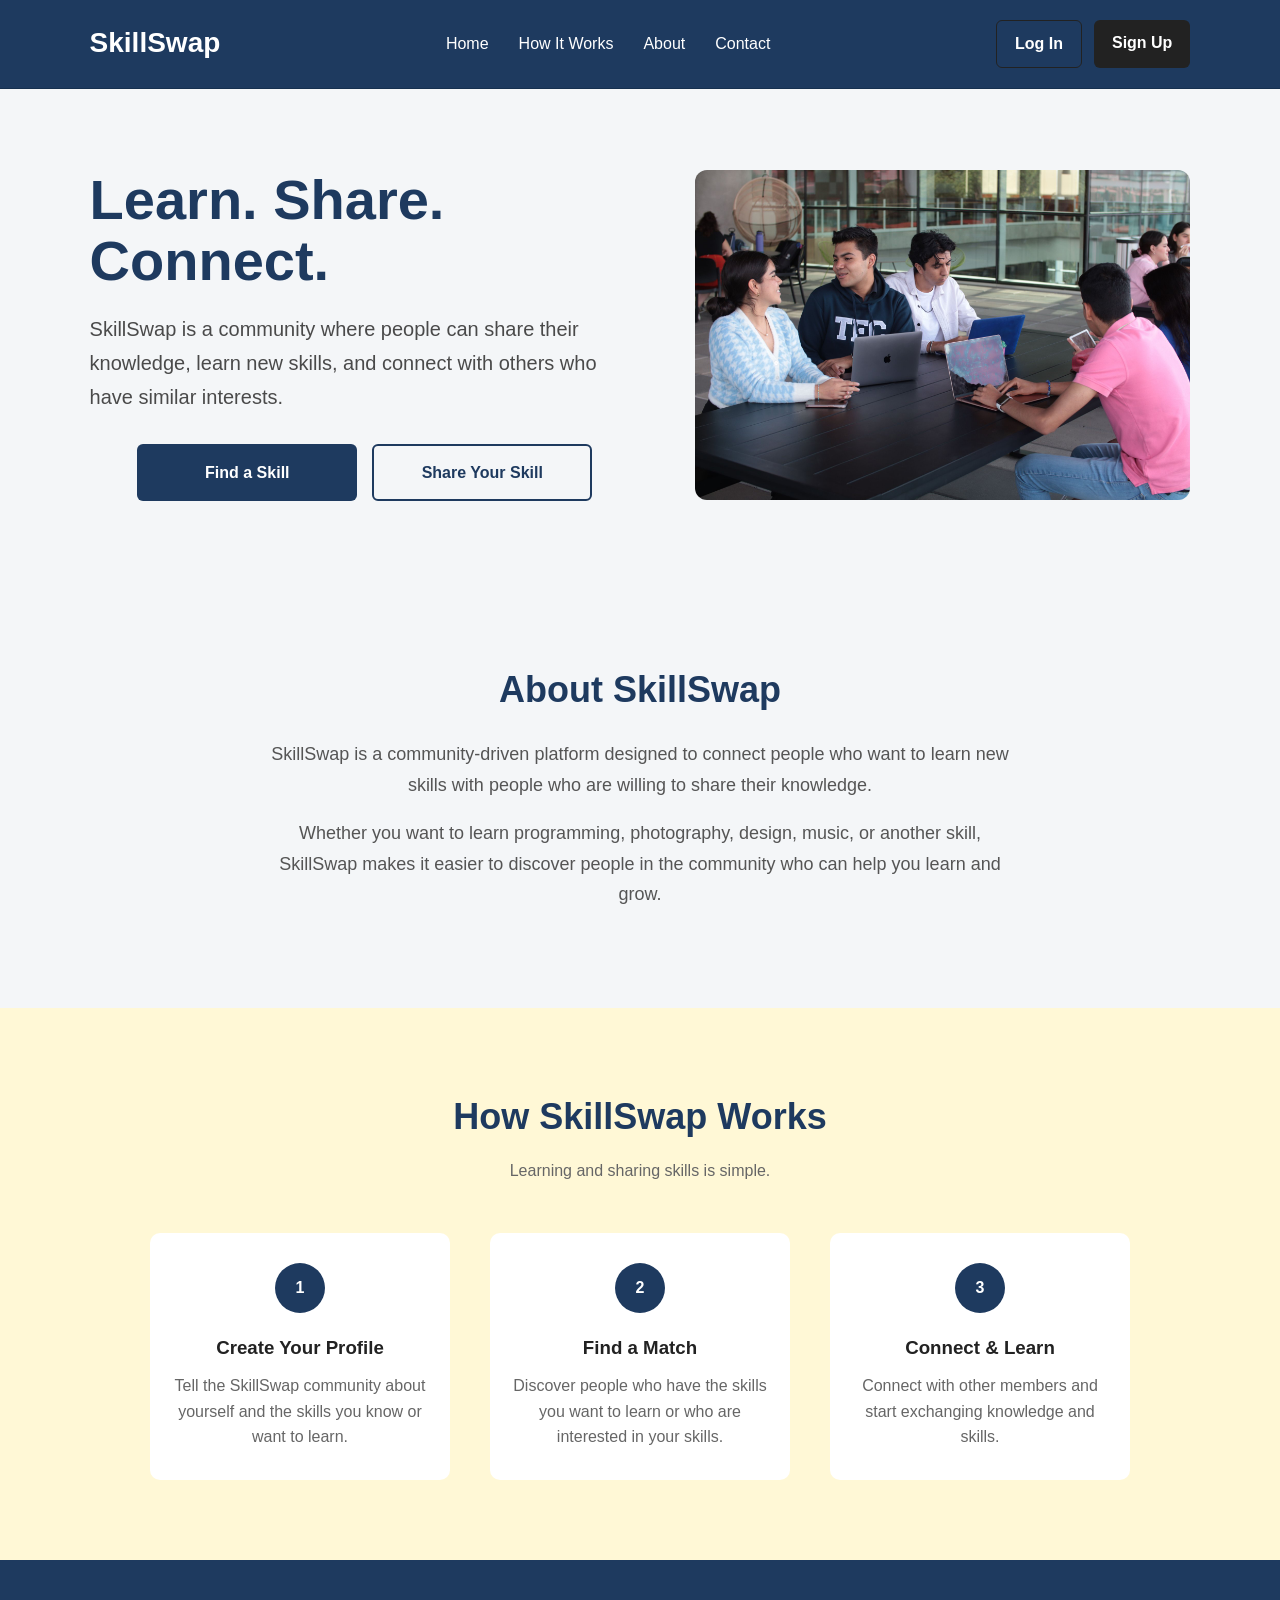
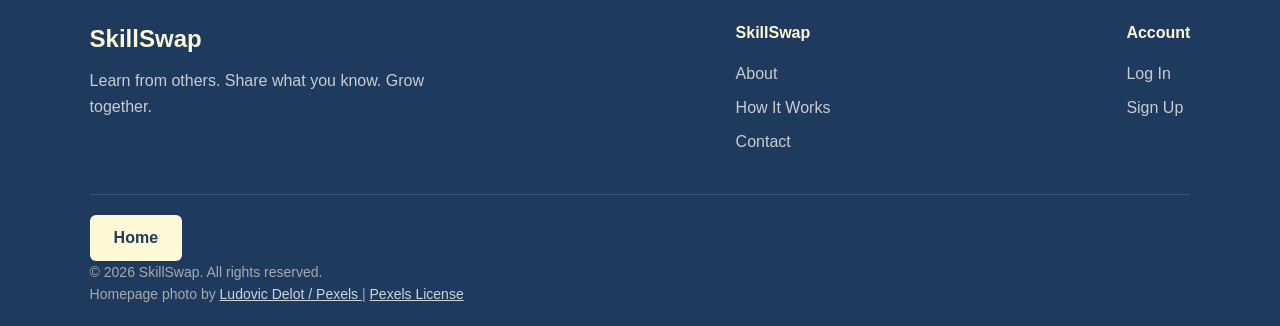
<file: index.html>
<!DOCTYPE html>
<html lang="en">

<head>
    <meta charset="UTF-8">
    <meta name="viewport" content="width=device-width, initial-scale=1.0">

    <title>SkillSwap | Learn. Share. Connect.</title>

    <link rel="stylesheet" href="css/style.css">

    <!-- SkillSwap browser tab icon -->
    <link rel="icon" type="image/svg+xml" href="images/favicon.svg">

</head>

<body>

    <!-- ===============================
         Navigation Bar
         =============================== -->

    <header>
        <nav class="navbar">

            <div class="logo">
                <a href="index.html" id="navbar-user-name">SkillSwap</a>
            </div>

            <ul class="nav-links">
                <li>
                    <a href="#home" id="nav-home-button">Home</a>
                </li>

                <li id="dashboard-nav" hidden>
                    <a href="#user-dashboard">Dashboard</a>
                </li>

                <li id="browse-skills-nav" hidden>
                    <a href="#browse-skills">Browse Skills</a>
                </li>

                <li>
                    <a href="#how-it-works">How It Works</a>
                </li>

                <li>
                    <a href="#about">About</a>
                </li>

                <li>
                    <a href="contact.html">Contact</a>
                </li>
            </ul>

            <button
                type="button"
                id="notification-bell"
                aria-label="View notifications"
                hidden
            >
                🔔
                <span id="notification-count" class="notification-count" hidden>0</span>
            </button>

            <div class="nav-buttons">
                <a href="#" class="login-button" id="login-button">Log In</a>
                <a href="#" class="signup-button" id="signup-button">Sign Up</a>
                <a href="#" class="login-button" id="logout-button" hidden>Log Out</a>
            </div>

        </nav>
    </header>


    <!-- ===============================
         Main Content
         =============================== -->

    <main>

    <!-- ===============================
     Hero Section
     ================================ -->

<section id="home" class="hero">

    <div class="hero-content">

        <h1>Learn. Share. Connect.</h1>

        <p>
            SkillSwap is a community where people can share
            their knowledge, learn new skills, and connect
            with others who have similar interests.
        </p>

        <div class="hero-buttons">

            <a href="#" class="primary-button" id="find-skill-button">
                Find a Skill
            </a>

            <a href="#" class="secondary-button" id="share-skill-button">
                Share Your Skill
            </a>

        </div>

    </div>

    <div class="hero-image">
    <img
        src="images/skill-sharing.jpg"
        alt="Students collaborating and sharing knowledge"
    >
</div>

</section>  <!-- closes hero section -->

<!-- ===============================
         Sign Up Form
         =============================== -->

<section id="signup-section" class="signup-section">

    <div class="signup-form">

        <h2>Create Your Account</h2>

        <p>
            Join SkillSwap and start learning and sharing skills 
            with the community.
        </p>

    <input
        type="text"
        id="signup-name"
        placeholder="Full name"
        aria-label="Full name"
    >

    <input
        type="email"
        id="signup-email"
        placeholder="Email address"
        aria-label="Email address"
    >

    <input
        type="password"
        id="signup-password"
        placeholder="Password"
        aria-label="Password"
    >

    <button id="create-account-button">
        Create Account
    </button>
    
    <div id="signup-result"></div>
    
    <button type="button" id="go-to-login-button" hidden>
        Go to Log In
    </button>
    
</div>
</section>

<!-- ===============================
     Log In Form
     ================================ -->

<section id="login-section" class="login-section">

        <div class="login-form">

            <h2>Welcome Back</h2>

            <p>
                Log in to your SkillSwap account.
            </p>

            <input
                type="email"
                id="login-email"
                aria-label="Email address"
                placeholder="Email address"
            >

            <input
                type="password"
                id="login-password"
                aria-label="Password"
                placeholder="Password"
            >

            <button id="login-submit-button">
                Log In
            </button>

            <div id="login-result"></div>

        </div>
    
</section>

<!-- ===============================
     User Dashboard
     ================================ -->

<section id="user-dashboard" class="user-dashboard">

        <div class="dashboard-content">

            <h2>My Dashboard</h2>

            <p>
                Manage your SkillSwap profile, skills, and connections.
            </p>

            <div class="dashboard-cards">

                <div class="dashboard-card" id="profile-card">

                <h3>My Profile</h3>

                <p>
                    View and manage your SkillSwap profile information.
                </p>

            </div>

            <div class="dashboard-card" id="my-connections-card">

                <h3>My Connections</h3>

                <p>
                    View and manage the people you have connected with on SkillSwap.
                </p>

            </div>

            <div class="dashboard-card" id="my-skills-card">

                <h3>My Skills</h3>

                <p>
                    View the skills you can teach and the skills you want to learn.
                </p>

            </div>

        </div> <!-- closes dashboard-cards --> 

        <!-- Dashboard Quick Actions -->
        <div class="dashboard-actions">

            <h3>What would you like to do today?</h3>

            <p>
                Discover new skills or share your knowledge with other students.
            </p>

            <div class="dashboard-action-buttons">
                <button type="button" id="dashboard-find-skill">
                    Find a Skill
                </button>

            <button type="button" id="dashboard-share-skill">
                Share Your Skill
            </button>
        </div>

    </div>
        
        <!-- Dashboard Form Area -->
        <div class="dashboard-form-area">

            <!-- Find a Skill Form -->

        <div id="skill-search" class="skill-search" hidden>

            <h2>Find Your Skill</h2>

            <input
                type="text"
                id="skill-input"
                placeholder="Enter a skill"
                aria-label="Search for a skill"
            >

            <button id="search-button">
                Search
            </button>

            <button id="clear-search-button">
                Clear
            </button>

            <div id="search-result"></div>

            <div id="match-result"></div>

            <div id="profile-result"></div>

        </div>
        <!-- Share Your Skill Form -->

        <div id="share-skill-form" class="share-skill-form">

            <h2>Share Your Skill</h2>

            <input
                type="text"
                id="name-input"
                placeholder="Your name"
                aria-label="Your name"
            >

            <input
                type="text"
                id="skill-share-input"
                placeholder="Skill you can teach"
                aria-label="Skill you can teach"
            >

           <textarea
                id="bio-input"
                placeholder="Tell us about yourself"
                maxlength="200"
                aria-label="Your biography"
            ></textarea>

            <p id="bio-counter">0 /200 characters</p>

            <button id="submit-skill-button">
                Share Skill
            </button>

            <button type="button" id="clear-share-skill-button">
                Clear
            </button>

            <div id="share-result"></div>

        </div>

    </div>

        <div id="dashboard-profile" class="dashboard-profile"></div>

    </div>

</section>


    <!-- ===============================
         Browse Skills Section
         =============================== -->

         <section id="browse-skills" class="browse-skills" hidden>

            <h2>Browse Skills</h2>

            <p>
                Explore skills shared by members of the SkillSwap community.
            </p>

            <!-- Browse Skills Search -->
            <div class="browse-skills-search">
                <label for="browse-skills-search">
                    Search available skills
                </label>

                <input
                    type="search"
                    id="browse-skills-search"
                    placeholder="Search available skills..."
                    autocomplete="off"
                >
            </div>

            <p id="skills-result-count" aria-live="polite"></p>

            <div id="skills-container" class="skills-container">

            </div>

            <!-- Browse Skills Pagination -->
            <div class="skills-pagination" id="skills-pagination">

                <button type="button" id="skills-prev-btn" disabled>
                    Previous
                </button>

                <span id="skills-page-info" aria-live="polite">
                    Page 1 of 1
                </span>

                <button type="button" id="skills-next-btn" disabled>
                    Next
                </button>

            </div>

         </section>

    <!-- ===============================
         About Section
    ==================================== -->

    <section id="about" class="about">

        <div class="about-content">

            <h2>About SkillSwap</h2>

            <p>
                SkillSwap is a community-driven platform designed to connect
                people who want to learn new skills with people who are willing 
                to share their knowledge.
            </p>

            <p>
                Whether you want to learn programming, photography, design,
                music, or another skill, SkillSwap makes it easier to discover 
                people in the community who can help you learn and grow.
            </p>
        </div>
    </section>

    <!-- ===============================
         How It Works Section 
         =============================== -->

        <section id="how-it-works" class="how-it-works">

            <div class="section-heading">

                <h2>How SkillSwap Works</h2>

                <p>
                    Learning and sharing skills is simple.
                </p>

            </div>


            <div class="steps">

    <!-- ===============================
         Step 1 
         =============================== -->

                <div class="step">

                    <div class="step-number">
                        1
                    </div>

                    <h3>Create Your Profile</h3>

                    <p>
                        Tell the SkillSwap community about yourself
                        and the skills you know or want to learn.
                    </p>

                </div>


    <!-- =============================== 
         Step 2
         =============================== -->

                <div class="step">

                    <div class="step-number">
                        2
                    </div>

                    <h3>Find a Match</h3>

                    <p>
                        Discover people who have the skills you want
                        to learn or who are interested in your skills.
                    </p>

                </div>


    <!-- ===============================
         Step 3 
         =============================== -->

                <div class="step">

                    <div class="step-number">
                        3
                    </div>

                    <h3>Connect & Learn</h3>

                    <p>
                        Connect with other members and start
                        exchanging knowledge and skills.
                    </p>

                </div>

            </div>

        </section>


    <!-- =============================== 
         Skill Match Section 
         ===============================-->

        <section id="skill-match" class="skill-match" hidden>

            <div class="match-content">

                <h2>Find Your Skill Match</h2>

                <p>
                    SkillSwap helps you discover people based on
                    the skills you want to learn and the skills
                    you can share.
                </p>

                <a href="#" class="primary-button" id="explore-matches-button">
                    Explore Skill Matches
                </a>

            </div>

        </section>

    </main>


    <!-- ===============================
         Footer
         =============================== -->

    <footer>

        <div class="footer-content">

    <!-- ===============================
         Footer Brand 
         =============================== -->

            <div class="footer-brand">

                <h3>SkillSwap</h3>

                <p>
                    Learn from others. Share what you know.
                    Grow together.
                </p>

            </div>


    <!-- ===============================
         SkillSwap Links 
         =============================== -->

            <div class="footer-links">

                <h4>SkillSwap</h4>

                <a href="#about">About</a>
                <a href="#how-it-works">How It Works</a>
                <a href="#browse-skills" id="footer-browse-skills" hidden>Browse Skills</a>
                <a href="contact.html">Contact</a>
            </div>


    <!-- ===============================
         Account Links 
         =============================== -->

            <div class="footer-links">

                <h4>Account</h4>

                <a href="#" id="footer-login-button">Log In</a>
                <a href="#" id=footer-signup-button>Sign Up</a>
                <a href="#" id="footer-logout-button" hidden>Log Out</a>

            </div>

        </div>


        <div class="footer-bottom">

            <a href="#" id="footer-home-button">Home</a>
            
            <p>&copy; 2026 SkillSwap. All rights reserved.</p>

            <p class="photo-credit">
                Homepage photo by
                <a href="https://www.pexels.com/photo/colleagues-sitting-with-laptops-by-table-at-office-16420344/"
                   target="_blank"
                   rel="noopener noreferrer">
                    Ludovic Delot / Pexels
                </a>
                 | 
                <a href="https://www.pexels.com/license/"
                target="_blank"
                rel="noopener noreferrer">
                    Pexels License
                </a>
            </p>

        </div>

    </footer>

<script src="js/script.js"></script>

</body>

</html>
</file>
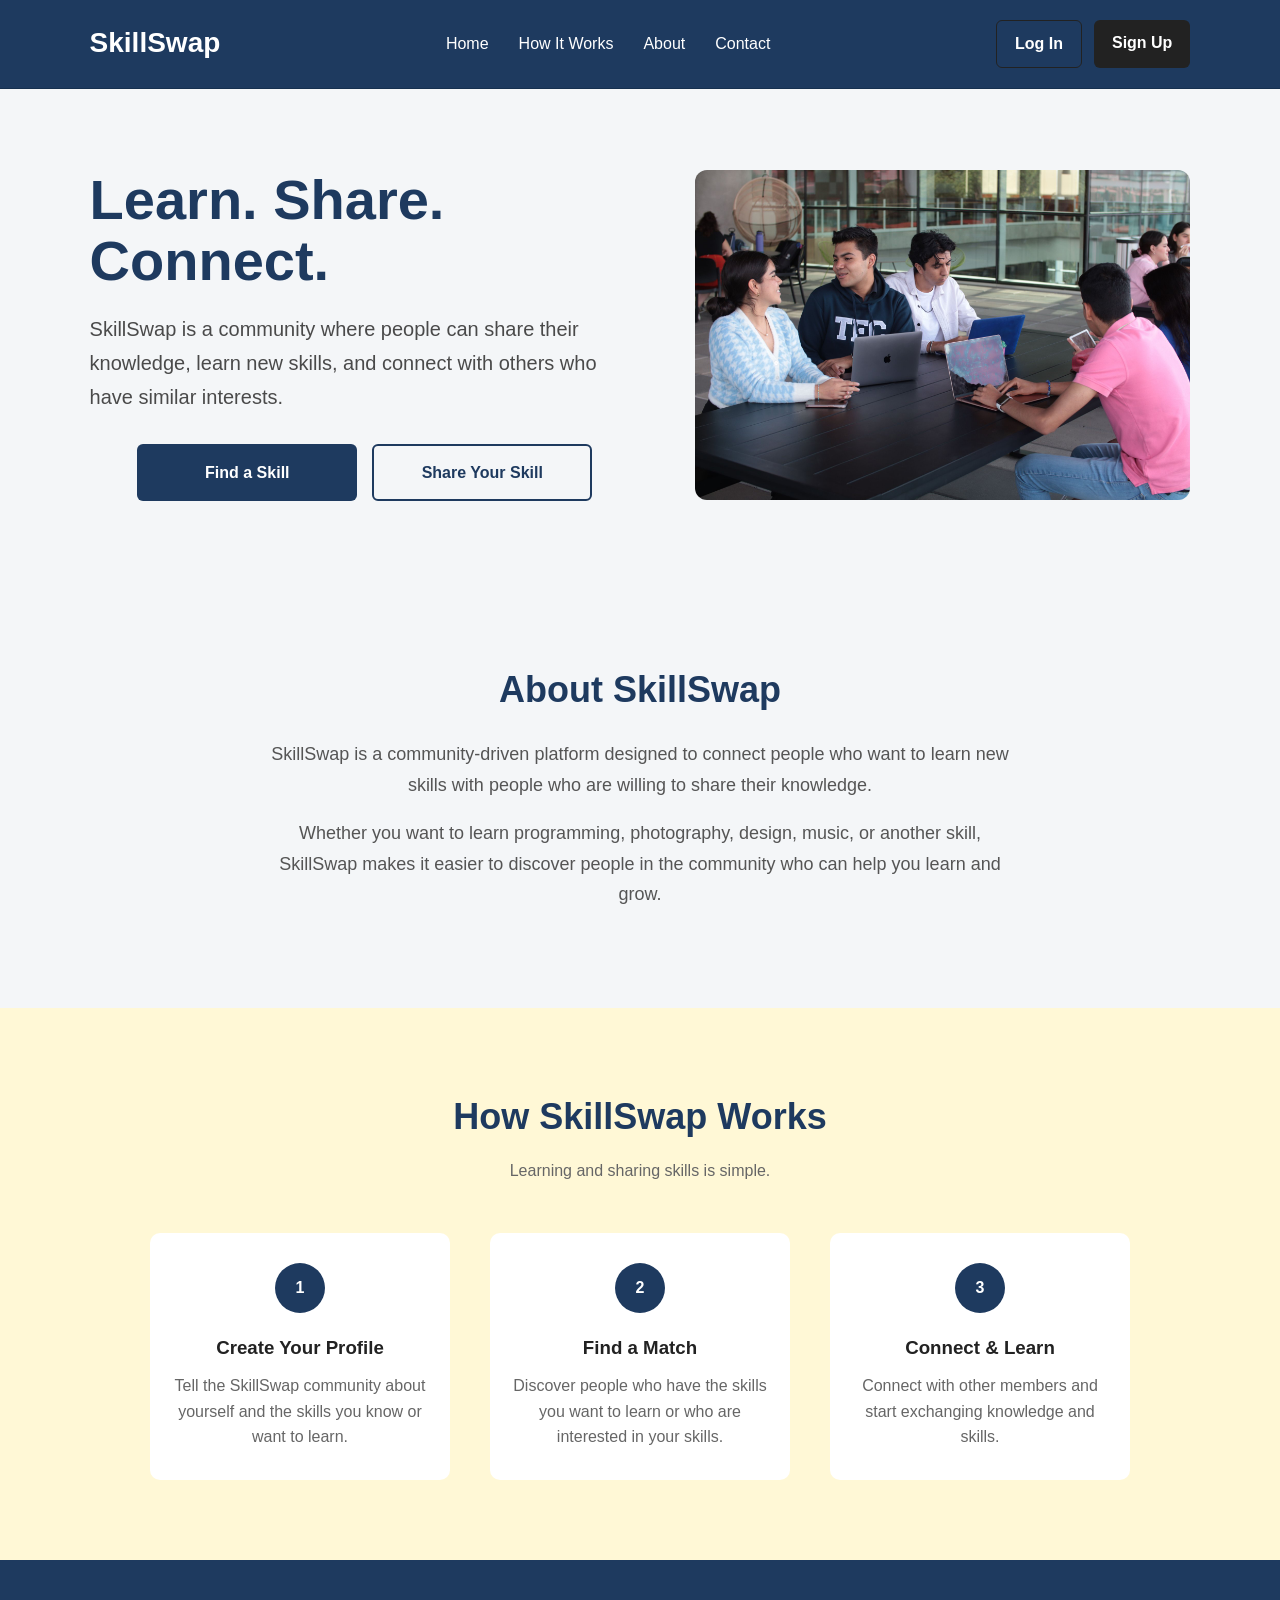
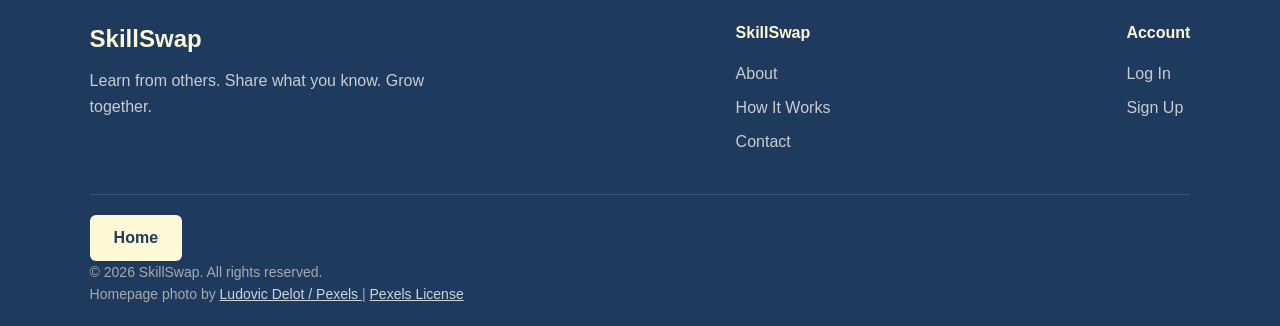
<file: connections.html>
<!DOCTYPE html>
<html lang="en">

<head>
    <meta charset="UTF-8">
    <meta name="viewport" content="width=device-width, initial-scale=1.0">

    <title>My Connections | SkillSwap</title>

    <link rel="stylesheet" href="css/style.css">
    
    <!-- SkillSwap browser tab icon -->
    <link rel="icon" type="image/svg+xml" href="images/favicon.svg">

</head>

<body>

    <main>
        <section class="user-dashboard profile-page">
            <div class="dashboard-content">

                <a href="index.html#user-dashboard" class="back-dashboard-link">
                    ← Back to Dashboard
                </a>

                <h1>My Connections</h1>

                <p>
                    View and manage your SkillSwap connections.
                </p>

                <div id="dashboard-connections" class="dashboard-profile"></div>

            </div>
        </section>
    </main>

    <script src="js/connections.js"></script>

</body>

</html>
</file>
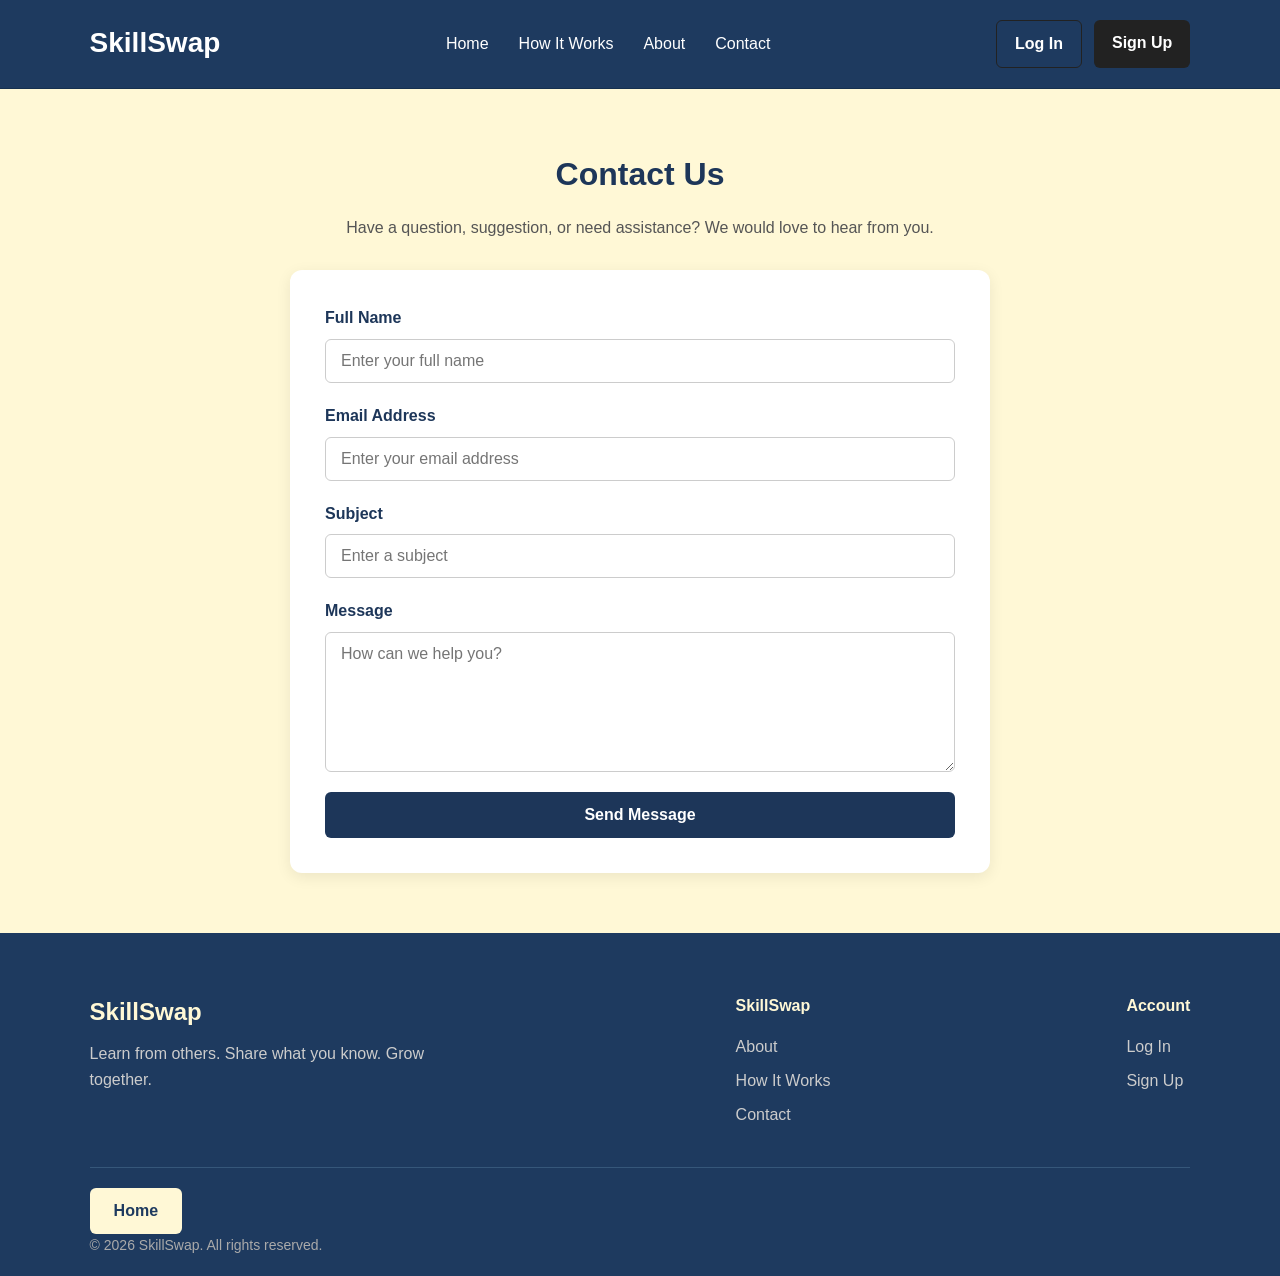
<file: contact.html>
<!DOCTYPE html>
<html lang="en">

<head>
    <meta charset="UTF-8">
    <meta name="viewport" content="width=device-width, initial-scale=1.0">

    <title>Contact Us | SkillSwap</title>

    <link rel="stylesheet" href="css/style.css">
    
    <!-- SkillSwap browser tab icon -->
    <link rel="icon" type="image/svg+xml" href="images/favicon.svg">

</head>

<body>

    <!-- ===============================
     Navigation Bar
     =============================== -->

<header>
    <nav class="navbar">

        <div class="logo">
            <a href="index.html" id="navbar-user-name">SkillSwap</a>
        </div>

        <ul class="nav-links">

            <li>
                <a href="index.html#home">Home</a>
            </li>

            <li id="dashboard-nav" hidden>
                <a href="index.html#user-dashboard">Dashboard</a>
            </li>

            <li id="browse-skills-nav" hidden>
                <a href="index.html#browse-skills">Browse Skills</a>
            </li>

            <li>
                <a href="index.html#how-it-works">How It Works</a>
            </li>

            <li>
                <a href="index.html#about">About</a>
            </li>

            <li>
                <a href="contact.html" aria-current="page">Contact</a>
            </li>

        </ul>

        <!-- Notification Bell -->

        <button
            type="button"
            id="notification-bell"
            aria-label="View notifications"
            hidden
        >
            🔔
            <span
                id="notification-count"
                class="notification-count"
                hidden
            >0</span>
        </button>

        <!-- Account Navigation Buttons -->

        <div class="nav-buttons">

            <a href="index.html#login-section"
            class="login-button"
            id="login-button">Log In</a>

            <a href="index.html#signup-section"
            class="signup-button"
            id="signup-button">Sign Up</a>

            <a href="#"
            class="login-button"
            id="logout-button"
            hidden>Log Out</a>

        </div>

    </nav>
</header>

    <main>

 <!-- ===============================
     Contact Section
     =============================== -->

<section id="contact" class="contact-section">

    <div class="contact-content">

        <h1>Contact Us</h1>

        <p>
            Have a question, suggestion, or need assistance?
            We would love to hear from you.
        </p>

        <form id="contact-form" class="contact-form" novalidate>

            <label for="contact-name">Full Name</label>
            <input
                type="text"
                id="contact-name"
                name="name"
                placeholder="Enter your full name"
                autocomplete="name"
                required
            >

            <label for="contact-email">Email Address</label>
            <input
                type="email"
                id="contact-email"
                name="email"
                placeholder="Enter your email address"
                autocomplete="email"
                required
            >

            <label for="contact-subject">Subject</label>
            <input
                type="text"
                id="contact-subject"
                name="subject"
                placeholder="Enter a subject"
                required
            >

            <label for="contact-message">Message</label>
            <textarea
                id="contact-message"
                name="message"
                placeholder="How can we help you?"
                rows="6"
                maxlength="1000"
                required
            ></textarea>

            <button type="submit" id="contact-submit-button">
                Send Message
            </button>

            <div id="contact-result" role="status"></div>

        </form>

    </div>

</section>

    </main>

    <!-- ===============================
     Footer
     =============================== -->

<footer>

    <div class="footer-content">

        <!-- Footer Brand -->
        <div class="footer-brand">

            <h3>SkillSwap</h3>

            <p>
                Learn from others. Share what you know.
                Grow together.
            </p>

        </div>

        <!-- SkillSwap Links -->
        <div class="footer-links">

            <h4>SkillSwap</h4>

            <a href="index.html#about">About</a>
            <a href="index.html#how-it-works">How It Works</a>
            <a href="index.html#browse-skills"
                id="footer-browse-skills" hidden>Browse Skills</a>
            <a href="contact.html">Contact</a>

        </div>

        <!-- Account Links -->

    <div class="footer-links">

        <h4>Account</h4>

        <a href="index.html#login-section"
        id="footer-login-button">Log In</a>

        <a href="index.html#signup-section"
        id="footer-signup-button">Sign Up</a>

        <a href="#"
        id="footer-logout-button"
        hidden>Log Out</a>

    </div>

    </div>

    <div class="footer-bottom">

        <a href="index.html">Home</a>

        <p>&copy; 2026 SkillSwap. All rights reserved.</p>

    </div>

</footer>

<script src="js/contact.js"></script>

</body>

</html>
</file>
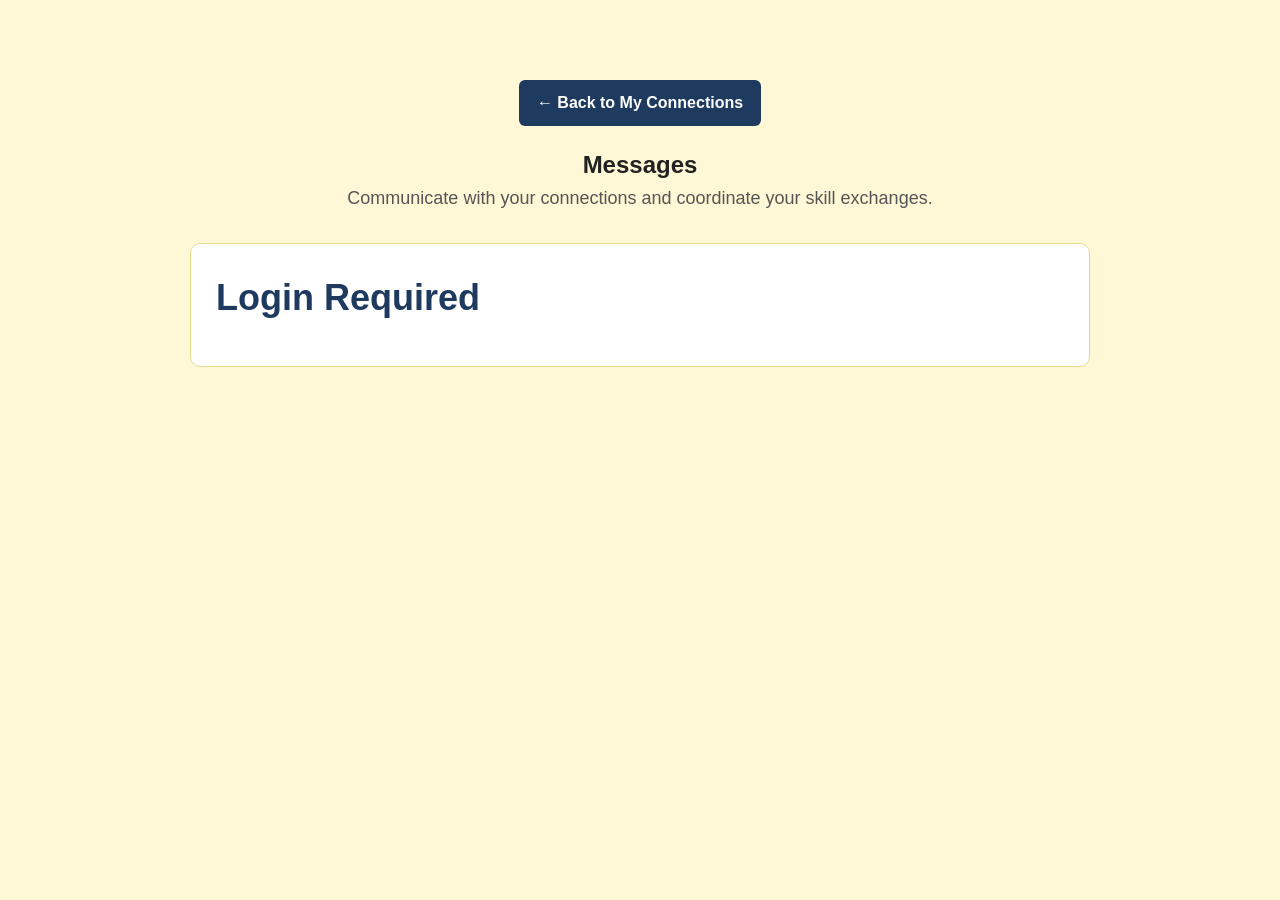
<file: messages.html>
<!DOCTYPE html>
<html lang="en">

<head>
    <meta charset="UTF-8">
    <meta name="viewport" content="width=device-width, initial-scale=1.0">

    <title>Messages | SkillSwap</title>

    <link rel="stylesheet" href="css/style.css">

    <!-- SkillSwap browser tab icon -->
    <link rel="icon" type="image/svg+xml" href="images/favicon.svg">

</head>

<body>

    <main>
        <section class="user-dashboard profile-page">
            <div class="dashboard-content">

                <a href="connections.html" class="back-dashboard-link">
                    ← Back to My Connections
                </a>

                <h1>Messages</h1>

                <p>
                    Communicate with your connections and
                    coordinate your skill exchanges.
                </p>

                <!-- SkillSwap Messaging Area -->
                <div id="messaging-section" class="dashboard-profile">

                    <h2 id="messaging-title">Select a Conversation</h2>

                    <div id="messages-list" aria-live="polite"></div>

                    <form id="message-form">

                        <label for="message-input">Your Message</label>

                        <textarea
                            id="message-input"
                            rows="3"
                            maxlength="1000"
                            placeholder="Type your message here..."
                            required
                        ></textarea>

                        <button type="submit" id="send-message-button">
                            Send Message
                        </button>

                    </form>

                </div>

            </div>
        </section>
    </main>

    <script src="js/messages.js"></script>

</body>
</html>
</file>
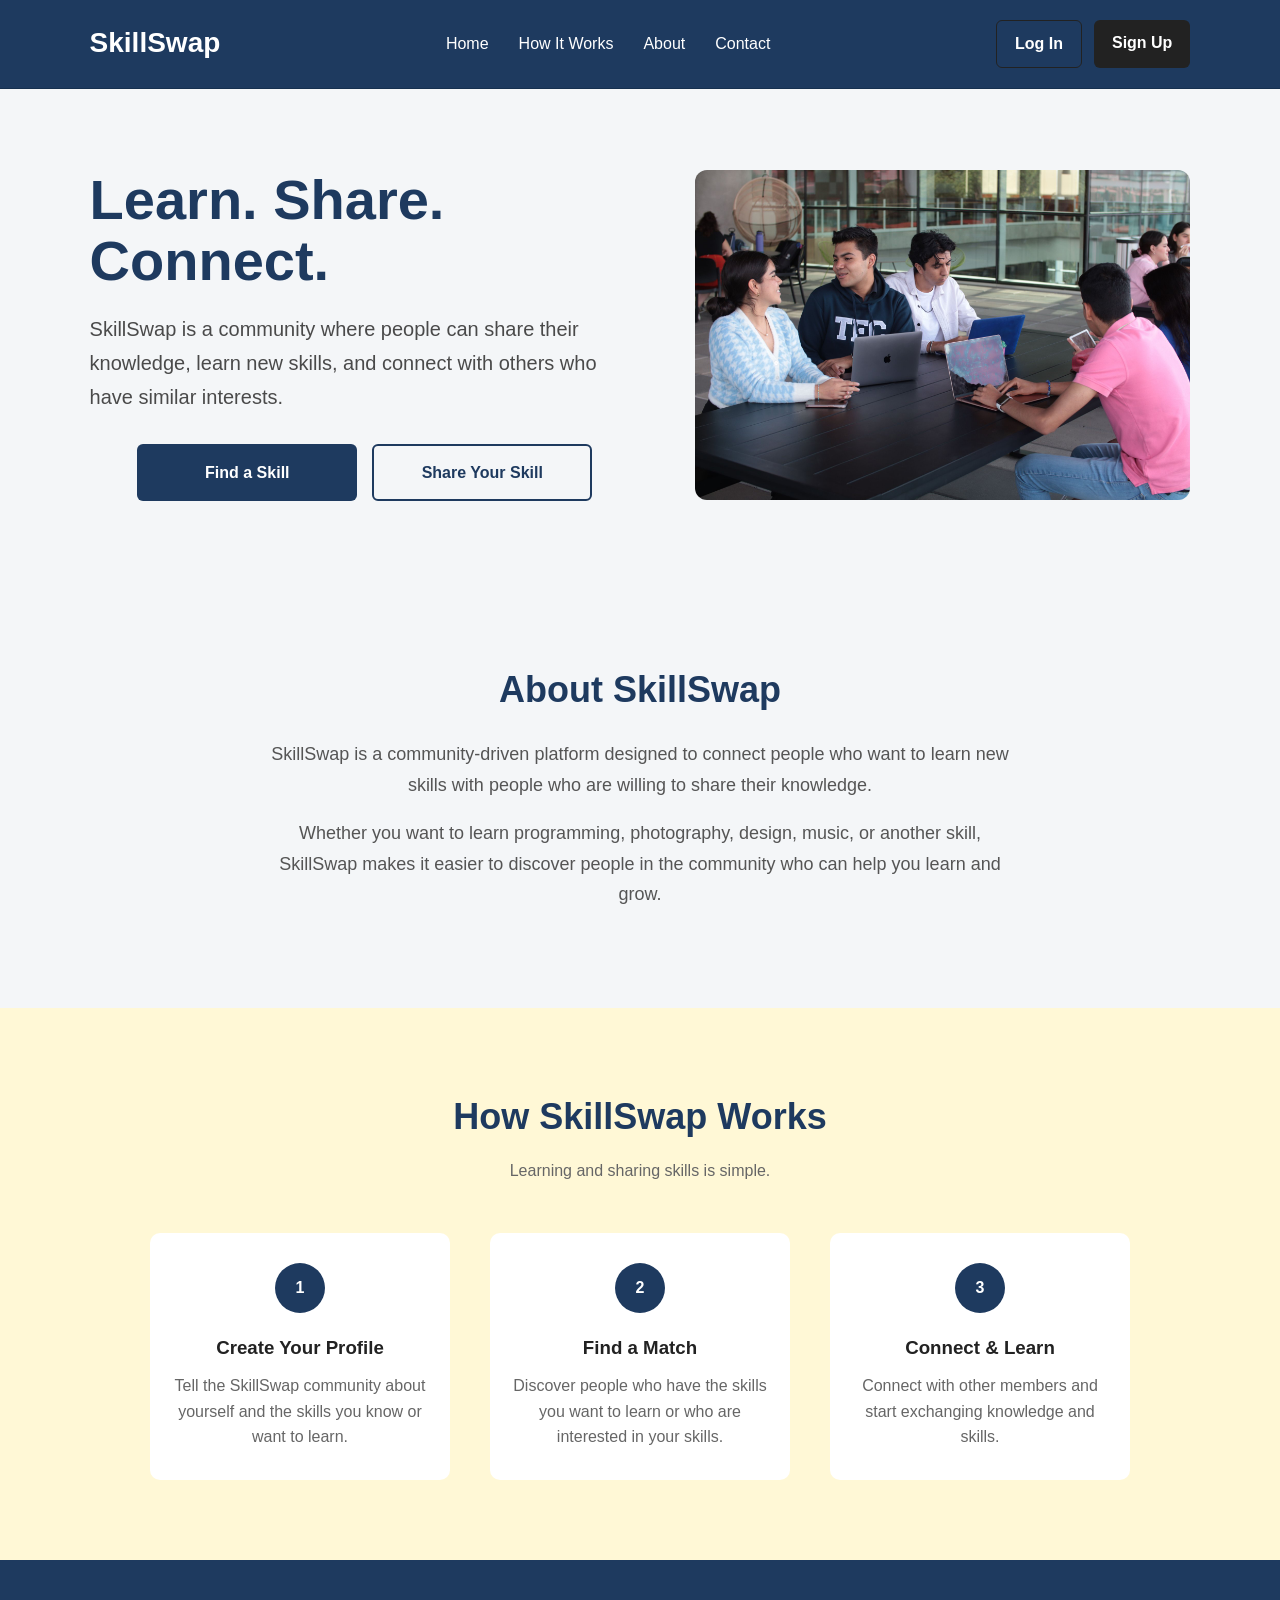
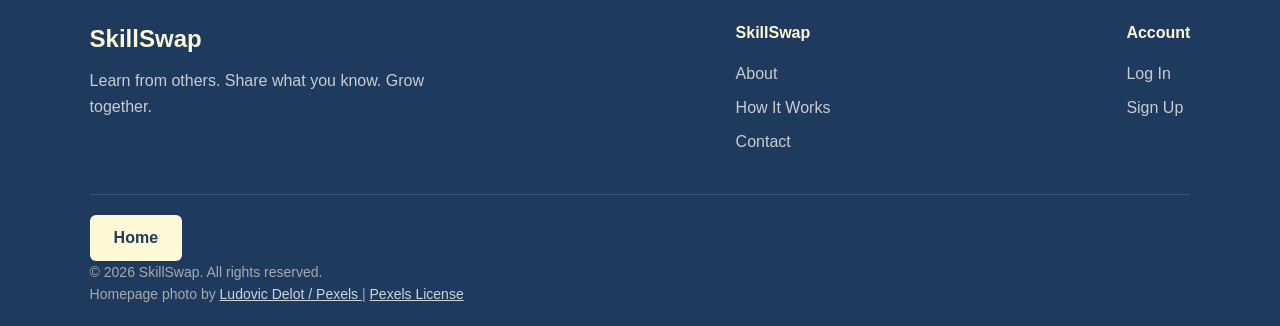
<file: notifications.html>
<!DOCTYPE html>
<html lang="en">

<head>
    <meta charset="UTF-8">
    <meta name="viewport" content="width=device-width, initial-scale=1.0">

    <title>Notifications | SkillSwap</title>

    <link rel="stylesheet" href="css/style.css">

    <!-- SkillSwap browser tab icon -->
    <link rel="icon" type="image/svg+xml" href="images/favicon.svg">

</head>

<body>

    <main>
        <section class="user-dashboard profile-page">
            <div class="dashboard-content">

                <a href="index.html#user-dashboard" class="back-dashboard-link">
                    ← Back to Dashboard
                </a>

                <h1>Notifications</h1>

                <p>
                    Stay updated on your SkillSwap activity.
                </p>

                <div id="dashboard-notifications" class="dashboard-profile">
                    <h3>Notifications</h3>

                    <div id="notifications-list">
                        <p>No notifications yet.</p>
                    </div>
                </div>

            </div>
        </section>
    </main>

    <script src="js/notifications.js"></script>

</body>

</html>
</file>
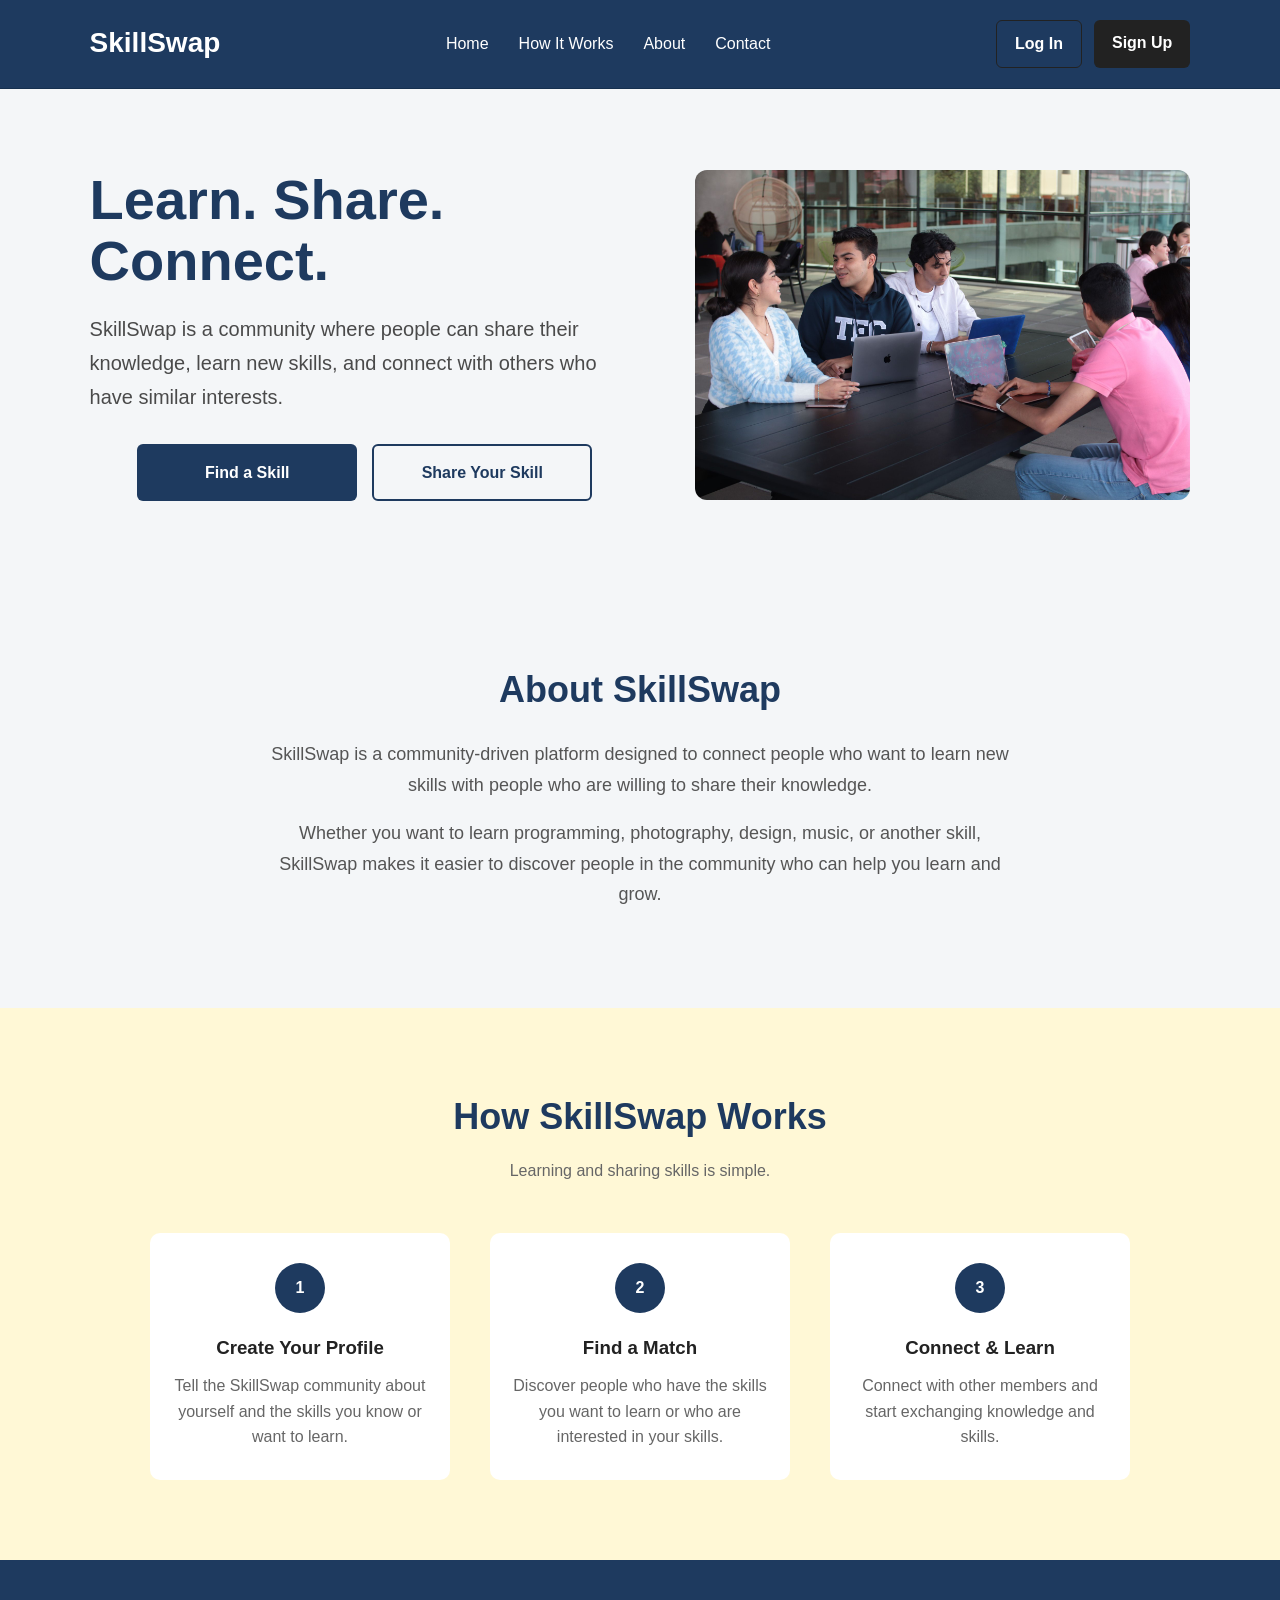
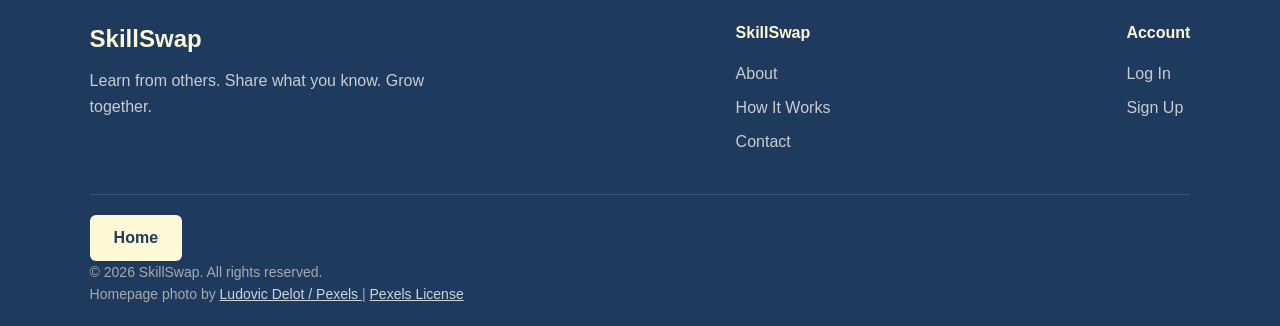
<file: profile.html>
<!DOCTYPE html>
<html lang="en">

<head>
    <meta charset="UTF-8">
    <meta name="viewport" content="width=device-width, initial-scale=1.0">

    <title>My Profile | SkillSwap</title>

    <link rel="stylesheet" href="css/style.css">

    <!-- SkillSwap browser tab icon -->
    <link rel="icon" type="image/svg+xml" href="images/favicon.svg">

</head>

<body>

    <main>
        <section class="user-dashboard profile-page">
            <div class="dashboard-content">

                <a href="index.html#user-dashboard" class="back-dashboard-link">
                    ← Back to Dashboard
                </a>

                <h1>My Profile</h1>

                <p>
                    View and manage your SkillSwap profile information.
                </p>

                <div id="dashboard-profile" class="dashboard-profile"></div>

            </div>
        </section>
    </main>

    <script src="js/profile.js"></script>

</body>

</html>
</file>
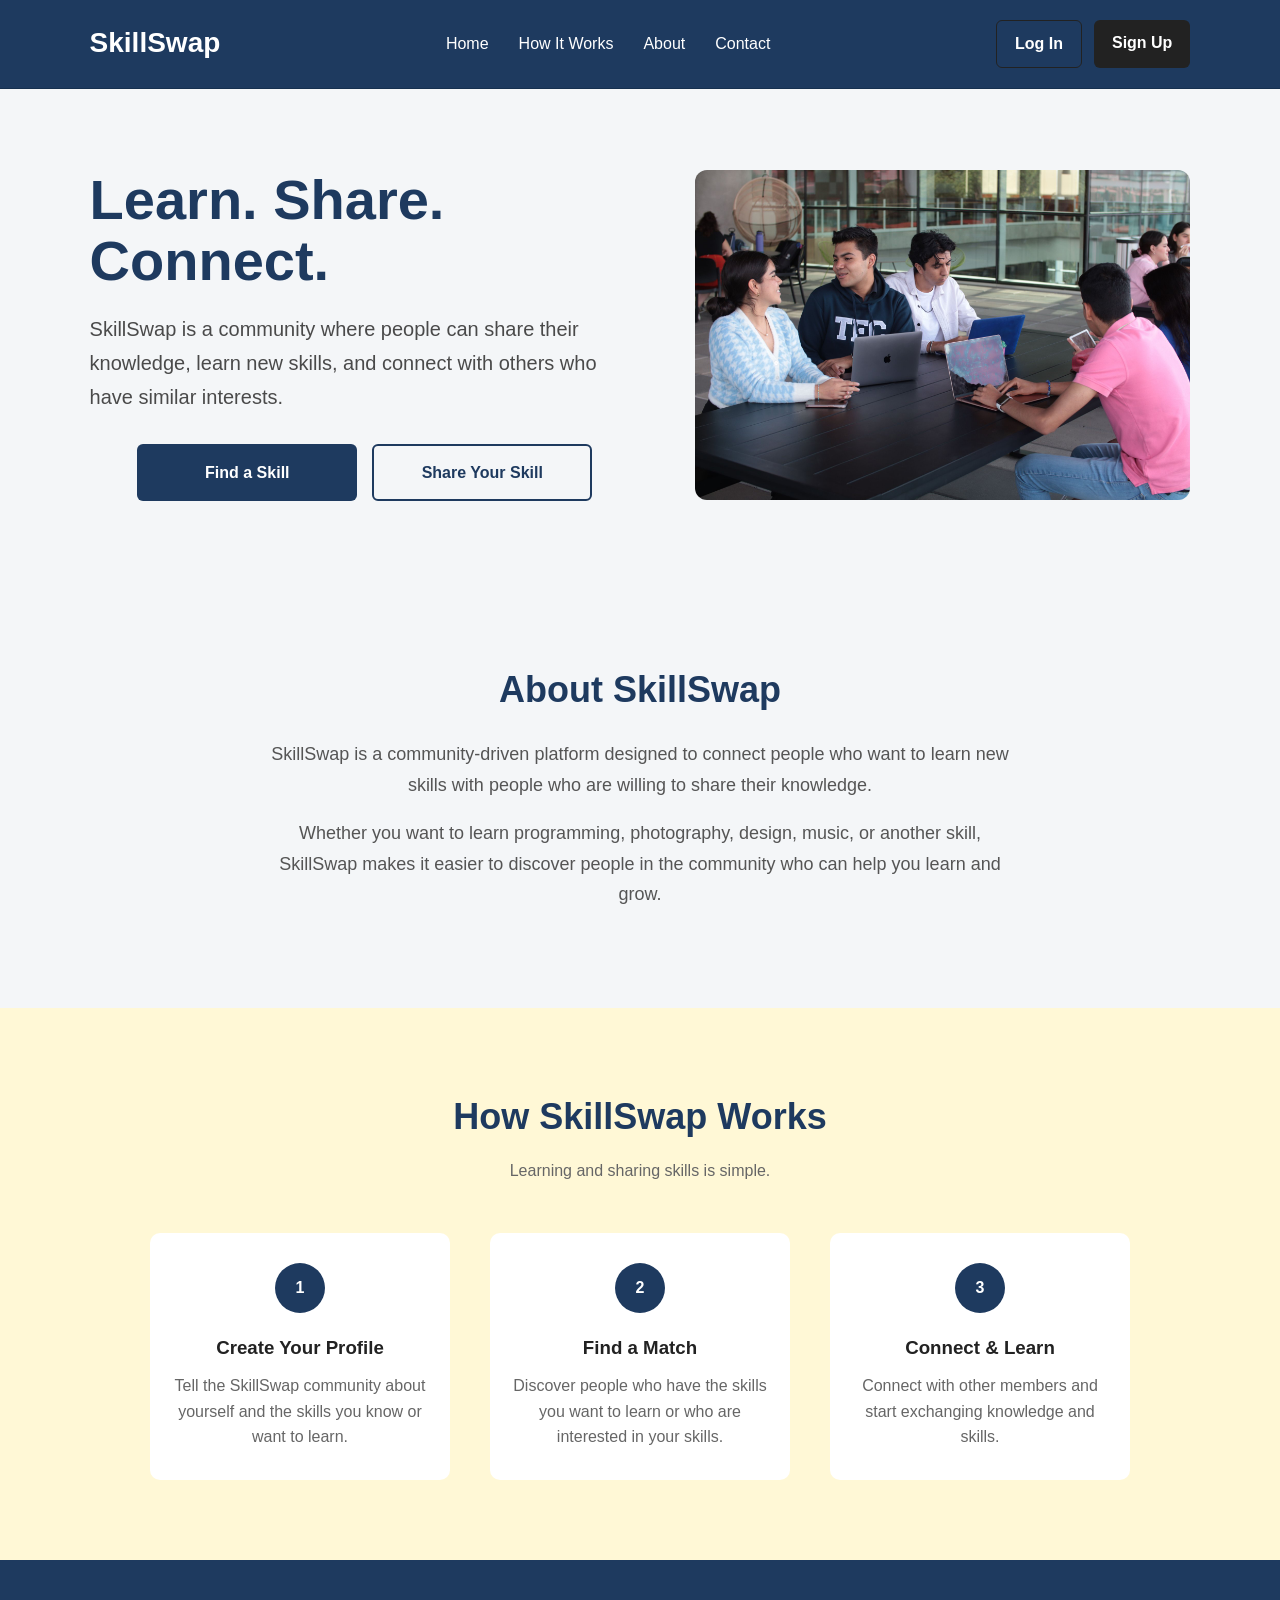
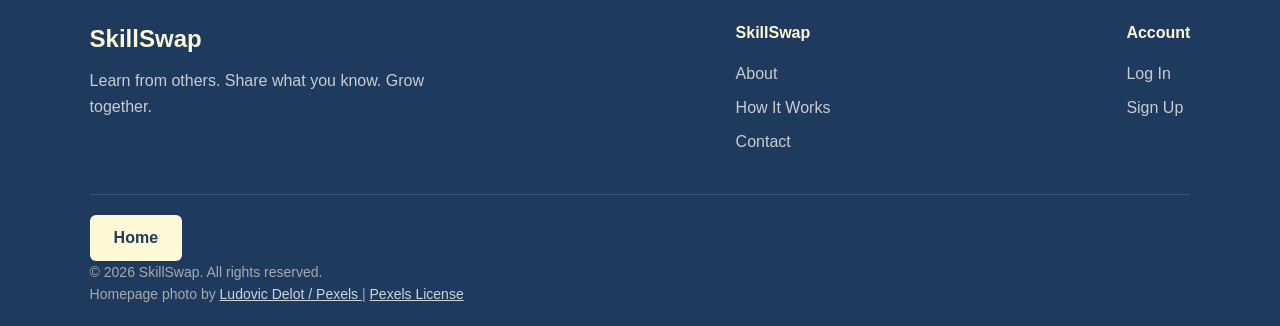
<file: skills.html>
<!DOCTYPE html>
<html lang="en">

<head>
    <meta charset="UTF-8">
    <meta name="viewport" content="width=device-width, initial-scale=1.0">

    <title>My Skills | SkillSwap</title>

    <link rel="stylesheet" href="css/style.css">

    <!-- SkillSwap browser tab icon -->
    <link rel="icon" type="image/svg+xml" href="images/favicon.svg">

</head>

<body>

    <main>
        <section class="user-dashboard profile-page">
            <div class="dashboard-content">

                <a href="index.html#user-dashboard" class="back-dashboard-link">
                    ← Back to Dashboard
                </a>

                <h1>My Skills</h1>

                <p>
                    View and manage your SkillSwap skills information.
                </p>

                <div id="dashboard-skills" class="dashboard-profile"></div>

            </div>
        </section>
    </main>

    <script src="js/skills.js"></script>

</body>

</html>
</file>
<file: css/style.css>
html {
    scroll-behavior: smooth;
}

/* ===============================
General Page Styles 
=============================== */
*{
    margin: 0;
    padding: 0;
    box-sizing: border-box;
}

body {
    font-family: 'Arial', sans-serif;
    line-height: 1.6;
    background-color: #fff8d6;
    color: #222;
}

a {
    color: inherit;
    text-decoration: none;
}

/* ===============================
Navigation Bar
=============================== */

.navbar {
    display: flex;
    align-items: center;
    justify-content: space-between;
    padding: 20px 7%;
    background-color: #1e3a5f;
    border-bottom: 1px solid #16304f;
}

 #navbar-user-name {
    font-size: 28px;
    font-weight: bold;
    color: white;
}

.nav-links {
    display: flex;
    list-style: none;
    gap: 30px;
}

.nav-links a {
    font-size: 16px;
    color: white;
}

.nav-links a:hover {
    text-decoration: underline;
}

.nav-buttons {
    display: flex;
    gap: 12px;
}

.login-button,
.signup-button {
    padding: 10px 18px;
    border: none;
    border-radius: 6px;
    cursor: pointer;
    font-weight: bold;
    font-size: 16px;
    transition: 0.2s;
}

.login-button {
    border: 1px solid #222;
    color: #ffffff;
}

.signup-button {
    background-color: #222;
    color: white;
}

.login-button:hover {
    opacity: 0.8;
}

.signup-button:hover {
    background-color: #d4a72c;
    color: #1e3a5f;
}

#logout-button:hover {
    background-color: #d4a72c;
    color: #1e3a5f;
}

/* Navigation Notification Bell */
#notification-bell {
    position: relative;
    background: transparent;
    border: none;
    color: white;
    font-size: 24px;
    padding: 8px 12px;
    cursor: pointer;
    border-radius: 8px;
}

#notification-bell:hover {
    background-color: rgba(255, 255, 255, 0.15);
}

#notification-bell:focus-visible {
    outline: 3px solid #d4af37;
    outline-offset: 3px;
}

#notification-bell[hidden] {
    display: none;
}

/* ===============================
Hero Section
=============================== */

.hero {
    min-height: 400px;
    display: flex;
    justify-content: space-between;
    align-items: center;
    text-align: left;
    padding: 80px 7%;
    background-color: #f4f6f8;
}

.hero-content {
    width: 50%;
    max-width: 600px;
}

.hero-image {
    width: 45%;
}

.hero-image img {
    width: 100%;
    height: auto;
    display: block;
    border-radius: 12px;
}

.hero h1 {
    font-size: 56px;
    margin-bottom: 20px;
    color: #1e3a5f;
    line-height: 1.1;
}

.hero p {
    font-size: 20px;
    margin-bottom: 30px;
    color: #4a4a4a;
    line-height: 1.7;
}

.hero-buttons {
    display: flex;
    gap: 15px;
    justify-content: center;
}

/* Homepage - Hero Action Buttons */
.hero-buttons a {
    display: inline-flex;
    align-items: center;
    justify-content: center;
    width: 220px;
    min-height: 56px;
    font-size: 16px;
    text-align: center;
    white-space: nowrap;
}

.primary-button,
.secondary-button {
    display: inline-block;
    padding: 14px 26px;
    border-radius: 6px;
    font-weight: bold;
    transition: 0.2s;
}

.primary-button {
    background-color: #1e3a5f;
    color: white;
    font-size: 16px;
}
.secondary-button {
    border: 2px solid #1e3a5f;
    color: #1e3a5f;
}

.primary-button:hover {
    background-color: #d4a72c;
    color: #1e3a5f;
}

.secondary-button:hover {
    opacity: 0.8;
}

/* ===============================
How It Works 
=============================== */

.how-it-works {
    padding: 80px 7%;
    text-align: center;
}

.section-heading {
    max-width: 600px;
    margin: 0 auto 50px;
}

.section-heading h2 {
    font-size: 36px;
    margin-bottom: 12px;
    color: #1e3a5f;
}

.section-heading p {
    color: #666;
}

.steps {
    display: flex;
    justify-content: center;
    gap: 40px;
}

.step {
    max-width: 300px;
    padding: 30px 20px;
    background-color: #ffffff;
    border-radius: 10px;
    transition: 0.2s;
}

.step:hover {
    transform: translateY(-5px);
}

.step-number {
    width: 50px;
    height: 50px;
    display: flex;
    justify-content: center;
    align-items: center;
    margin: 0 auto 20px;
    border-radius: 50%;
    background-color: #1e3a5f;
    color: white;
    font-weight: bold;
}

.step h3 {
    margin-bottom: 10px;
}

.step p {
    color: #666;
}

/* ===============================
Skill Match Section
=============================== */
.skill-match {
    padding: 90px 7%;
    text-align: center;
    background-color: #f4f6f8;
}

.match-content {
    max-width: 650px;
    margin: 0 auto;
    padding: 45px 30px;
    background-color: #ffffff;
    border-radius: 10px;
    transform: translateY(-5px);
}

.match-content h2 {
    font-size: 36px;
    margin-bottom: 15px;
    color: #1e3a5f;
}

.match-content p {
    margin-bottom: 30px;
    color: #555;
}

main {
    flex: 1;
}

/* ===============================
Footer
=============================== */

footer {
    background-color: #1e3a5f;
    color: white;
    padding: 60px 7% 20px;
}

.footer-content {
    display: flex;
    justify-content: space-between;
    gap: 50px;
}

.footer-brand {
    max-width: 350px;
}

.footer-brand h3 {
    font-size: 24px;
    margin-bottom: 10px;
    color: #fff8d6;
}

.footer-brand p {
    color: #cccccc;
}

.footer-links {
    display: flex;
    flex-direction: column;
    gap: 8px;
}

.footer-links h4 {
    margin-bottom: 8px;
    color: #fff8d6;
}

.footer-links a {
    color: #cccccc;
    font-size: 16px;
    font-weight: normal;
    line-height: 1.6;
}

.footer-bottom {
    margin-top: 40px;
    padding-top: 20px;
    border-top: 1px solid #36577a;
}    

.footer-bottom p {
    color: #aaaaaa;
    font-size: 14px;
}

/* ===============================
Mobile / Responsive Design
=============================== */

@media (max-width: 768px) {
    
    .navbar {
        flex-direction: column;
        gap: 6px;
        padding: 12px 5%;
    }

    .hero {
    flex-direction: column;
    text-align: center;
    gap: 30px;
    }

    .hero-content,
    .hero-image {
    width: 100%;
    max-width: 100%;
    }

    .login-button,
    .signup-button {
    font-size: 16px;
    padding: 10px 18px;
    }

    .nav-links {
        flex-wrap: wrap;
        justify-content: center;
        column-gap: 12px;
        row-gap: 8px;
    }

    .hero h1 {
        font-size: 40px;
    }
    .hero p {
        font-size: 18px;
    }

    .hero-buttons {
        flex-direction: column;
        align-items: center;
    }

    .hero-buttons a {
        font-size: 16px;
        padding: 12px 20px;
    }
    
    .steps {
        flex-direction: column;
        align-items: center;
    }

    .footer-content {
        flex-direction: column;
    }

}

/* ===============================
   Skill Search
================================== */

.skill-search {
    display: none;
    max-width: 600px;
    margin: 40px auto 0;
    padding: 30px;
    background-color: #ffffff;
    border-radius: 10px;
}

#search-result {
    margin-top: 20px;
    font-weight: bold;
    color: #1e3a5f;
}

.skill-search h2 {
    margin-bottom: 20px;
    color: #1e3a5f;
    text-align: center;
}

#bio-counter {
    margin-top: -8px;
    margin-bottom: 15px;
    font-size: 13px;
    color: #777777;
    text-align: right;
}

#share-result {
    margin-top: 15px;
    padding: 12px;
    border-radius: 6px;
    font-weight: bold;
    text-align: center;
}

#share-result:empty {
    display: none;
}

#share-result.success {
background-color: #e8f5e9;
color: #2e7d32;
border: 1px solid #a5d6a7;
}

#share-result.error {
    background-color: #fdecea;
    color: #b3261e;
    border: 1px solid #f5c2c0;
}

.share-skill-form input,
.share-skill-form textarea{
    width: 100%;
    padding: 12px;
    margin-bottom: 15px;
    border: 1px solid #cccccc;
    border-radius: 6px;
    font-size: 16px;
    font-family: inherit;
    box-sizing: border-box;
}

#skill-input {
    width: 100%;
    margin-bottom: 15px;
    padding: 12px;
    border: 1px solid #cccccc;
    border-radius: 6px;
    font-size: 16px;
    box-sizing: border-box;
}

#search-button {
    padding: 12px 20px;
    margin-left: 0;
    border: none;
    border-radius: 6px;
    background-color: #1e3a5f;
    color: white;
    font-weight: bold;
    cursor: pointer;
}

#search-button:hover {
    background-color: #d4a72c;
    color: #1e3a5f;
}

#clear-search-button {
    padding: 12px 20px;
    margin-left: 8px;
    border: 2px solid #1e3a5f;
    border-radius: 6px;
    background-color: #ffffff;
    color: #1e3a5f;
    font-weight: bold;
    cursor: pointer;
}

#clear-search-button:hover {
    background-color: #f4f6f8;
}

.skill-card {
    margin: 10px;
    padding: 12px;
    background-color: #f4f6f8;
    border: 1px solid #dddddd;
    border-radius: 6px;
    font-weight: bold;
    color: #1e3a5f;
}

.skill-card:hover {
    transform: translateY(-3px);
    cursor: pointer;
}

#match-result {
    margin-top: 25px;
    padding: 20px;
    background-color: #fff8d6;
    border: 1px solid #e6d98c;
    border-radius: 8px;
    color: #1e3a5f;
    font-weight: bold;
}

.member-card {
    margin-top: 12px;
    padding: 15px;
    background-color: #ffffff;
    border: 1px solid #dddddd;
    border-radius: 6px;
    color: #1e3a5f;
    font-weight: bold;
}

.member-card:hover {
    transform: translateY(-3px);
    cursor: pointer;
}

#profile-result {
    margin-top: 25px;
    padding: 20px;
    background-color: #ffffff;
    border: 1px solid #dddddd;
    border-radius: 10px;
    color: #1e3a5f;
    box-shadow: 0 3px 8px rgba(0, 0, 0, 0.08);
}

#profile-result h3 {
    margin-bottom: 10px;
    font-size: 24px;
}

#profile-result p {
    margin: 8px 0;
    font-weight: normal;
}

.profile-picture {
    width: 70px;
    height: 70px;
    margin-bottom: 15px;
    display: flex;
    align-items: center;
    justify-content: center;
    background-color: #f4f6f8;
    border: 2px solid #1e3a5f;
    border-radius: 50%;
    font-size: 35px;
}

.profile-bio {
    margin: 15px 0;
    padding: 12px;
    background-color: #f4f6f8;
    border-left: 4px solid #1e3a5f;
    border-radius: 6px;
    color: #555555;
    font-style: italic;
    line-height: 1.5;
}

#profile-result .profile-skill {
    margin: 5px 0 15px;
    color: #1e3a5f;
    font-weight: bold;
    font-size: 18px;
}

#profile-result .profile-help {
    margin-top: 15px;
    padding-top: 12px;
    border-top: 1px solid #dddddd;
    color: #555555;
}

.connect-button {
    margin-top: 15px;
    padding: 12px 24px;
    border: none;
    border-radius: 6px;
    background-color: #1e3a5f;
    color: #ffffff;
    font-size: 16px;
    font-weight: bold;
    cursor: pointer;
    transition: 0.2s;
}

.connect-button:not(:disabled):hover {
    background-color: #d4a72c;
    color: #1e3a5f;
}

.share-skill-form {
    display: none;
    max-width: 600px;
    margin: 40px auto 0;
    padding: 30px;
    background-color: #ffffff;
    border-radius: 10px;
    box-sizing: border-box;
}

.share-skill-form h2 {
    margin-bottom: 20px;
    color: #1e3a5f;
    text-align: center;
}

#match-result:empty{
    display: none;
}

#profile-result:empty {
    display: none;
}

#submit-skill-button {
    padding: 12px 24px;
    border: none;
    border-radius: 6px;
    background-color: #1e3a5f;
    color: #ffffff;
    font-size: 16px;
    font-weight: bold;
    cursor: pointer;
    transition: 0.2s;
}

#submit-skill-button:hover {
    background-color: #d4a72c;
    color: #1e3a5f;
}

/* ===============================
   Browse Skills Section
================================== */

.browse-skills {
    padding: 70px 7%;
    background-color: #fff8d6;
    text-align: center;
}

.browse-skills h2 {
    margin-bottom: 15px;
    font-size: 36px;
    color: #1e3a5f;
}

.browse-skills > p {
    margin-bottom: 35px;
    font-size: 18px;
    color: #555555;
}

.skills-container {
    max-width: 900px;
    margin: 0 auto;
    display: grid;
    grid-template-columns: repeat(3, minmax(0, 1fr));
    gap: 20px;
}

/* Browse Skills - Individual Skill Cards */
.browse-skill-card {
    display: flex;
    align-items: center;
    justify-content: center;
    min-height: 90px;
    padding: 15px;
    background-color: #ffffff;
    border: 1px solid #e6d98c;
    border-radius: 10px;
    color: #1e3a5f;
    font-weight: bold;
    font-size: 17px;
    text-align: center;
    transition: 0.2s;
    cursor: pointer;
}

.browse-skill-card:hover {
    transform: translateY(-4px);
    cursor: pointer;
}

@media (max-width: 768px) {
    .skills-container{
        grid-template-columns: repeat(2, 1fr);
    }
}

/* ===============================
   About Section
================================== */

.about {
    padding: 80px 7%;
    background-color: #f4f6f8;
    text-align: center;
}

.about-content {
    max-width: 750px;
    margin: 0 auto;
}

.about-content h2 {
    margin-bottom: 20px;
    font-size: 36px;
    color: #1e3a5f;
}

.about-content p {
    margin-bottom: 18px;
    font-size: 18px;
    line-height: 1.7;
    color: #555555;
}

/* ===============================
   Sign Up Section
================================== */

.signup-section {
    display: none;
    padding: 80px 7%;
    background-color: #f4f6f8;
}

.signup-form {
    max-width: 500px;
    margin: 0 auto;
    padding: 35px;
    background-color: #ffffff;
    border-radius: 10px;
    text-align: center;
}

.signup-form h2 {
    margin-bottom: 10px;
    font-size: 32px;
    color: #1e3a5f;
}

.signup-form p {
    margin-bottom: 25px;
    color: #555555;
}

.signup-form input {
    width: 100%;
    padding: 12px;
    margin-bottom: 15px;
    border: 1px solid #cccccc;
    border-radius: 6px;
    font-size: 16px;
    box-sizing: border-box;
}

#create-account-button {
    padding: 12px;
    border: none;
    border-radius: 6px;
    background-color: #1e3a5f;
    color: #ffffff;
    font-size: 16px;
    font-weight: bold;
    cursor: pointer;
}

#create-account-button:hover {
    background-color: #d4a72c;
    color: #1e3a5f;
}

#go-to-login-button {
    margin-top: 15px;
    padding: 12px 24px;
    background-color: #1e3a5f;
    color: #ffffff;
    border: none;
    border-radius: 6px;
    font-size: 16px;
    font-weight: bold;
    cursor: pointer;
}

#go-to-login-button:hover {
    background-color: #d4a72c;
    color: #1e3a5f;
}

#go-to-login-button[hidden] {
    display: none;
}

#signup-result {
    margin-top: 15px;
    padding: 12px;
    border-radius: 6px;
    font-weight: bold;
}

#signup-result:empty {
    display: none;
}

#signup-result.success {
    background-color: #e8f5e9;
    color: #2e7d32;
    border: 1px solid #a5d6a7;
}

#signup-result.error {
    background-color: #fdecea;
    color: #b3261e;
    border: 1px solid #f5c2c0;
}

/* ===============================
   Log In Section
================================== */

.login-section {
    display: none;
    padding: 80px 7%;
    background-color: #f4f6f8;
}

.login-form {
    max-width: 500px;
    margin: 0 auto;
    padding: 35px;
    background-color: #ffffff;
    border-radius: 10px;
    text-align: center;
}

.login-form h2 {
    margin-bottom: 10px;
    font-size: 32px;
    color: #1e3a5f;

}

.login-form p {
    margin-bottom: 25px;
    color: #555555;
}

.login-form input {
    width: 100%;
    padding: 12px;
    margin-bottom: 15px;
    border: 1px solid #cccccc;
    border-radius: 6px;
    font-size: 16px;
    box-sizing: border-box;
}

#login-submit-button {
    padding: 12px 24px;
    border: none;
    border-radius: 6px;
    background-color: #1e3a5f;
    color: #ffffff;
    font-size: 16px;
    font-weight: bold;
    cursor: pointer;
}

#login-submit-button:hover {
    background-color: #d4a72c;
    color: #1e3a5f;
}

#login-result {
    margin-top: 15px;
    padding: 12px;
    border-radius: 6px;
    font-weight: bold;
}

#login-result:empty {
    display: none;
}

#login-result.success {
    background-color: #e8f5e9;
    color: #2e7d32;
    border: 1px solid #a5d6a7;
}

#login-result.error {
    background-color: #fdecea;
    color: #b3261e;
    border: 1px solid #f5c2c0;
}

/* ===============================
   User Dashboard
================================== */

.user-dashboard {
    display: none;
    padding: 80px 7%;
    background-color: #fff8d6;
}

.dashboard-content {
    max-width: 900px;
    margin: 0 auto;
    text-align: center;
}

.dashboard-content h2 {
    margin-bottom: 15px;
    font-size: 36px;
    color: #1e3a5f;
}

.dashboard-content > p {
    margin-bottom: 30px;
    font-size: 18px;
    color: #555555;
}

.dashboard-cards {
    display: grid;
    grid-template-columns: repeat(2, 1fr);
    gap: 20px;
}

.dashboard-card {
    padding: 25px;
    background-color: #ffffff;
    border: 1px solid #e6d98c;
    border-radius: 10px;
    text-align: left;
    cursor: pointer;
}
.dashboard-card h3 {
    margin-bottom: 10px;
    font-size: 24px;
    color: #1e3a5f;
}

.dashboard-card:hover h3 {
    text-decoration: underline;
}

.dashboard-card p {
    margin: 0;
    color: #555555;
    line-height: 1.6;
}

.dashboard-profile {
    margin-top: 25px;
    padding: 25px;
    background-color: #ffffff;
    border: 1px solid #e6d98c;
    border-radius: 10px;
    text-align: left;
}

.dashboard-profile:empty {
    display: none;
}

.dashboard-profile h3 {
    margin-bottom: 15px;
    font-size: 24px;
    color: #1e3a5f;
}

.dashboard-profile p {
    margin-bottom: 10px;
    color: #555555;
    line-height: 1.6;
}

#edit-profile-button,
#edit-skills-button {
    margin-top: 10px;
    padding: 12px 20px;
    border: none;
    border-radius: 6px;
    background-color: #1e3a5f;
    color: #ffffff;
    font-size: 15px;
    font-weight: bold;
    cursor: pointer;
    transition: 0.2s;
}

#edit-skills-button:hover {
    background-color: #d4a72c;
    color: #1e3a5f;
}

#edit-profile-button:hover {
    background-color: #d4a72c;
    color: #1e3a5f;
}

.dashboard-profile input,
.dashboard-profile textarea {
    width: 100%;
    padding: 12px;
    margin-bottom: 15px;
    border: 1px solid #cccccc;
    border-radius: 6px;
    font-size: 16px;
    font-family: inherit;
    box-sizing: border-box;
}

.dashboard-profile textarea {
    min-height: 100px;
    resize: vertical;
}

#save-profile-button,
#save-skills-button {
    padding: 12px 20px;
    border: none;
    border-radius: 6px;
    background-color: #1e3a5f;
    color: #ffffff;
    font-size: 15px;
    font-weight: bold;
    cursor: pointer;
    transition: 0.2s;
}

#save-skills-button:hover {
    background-color: #d4a72c;
    color: #1e3a5f;
}

#save-profile-button:hover {
    background-color: #d4a72c;
    color: #1e3a5f;
}

/* Disabled Connect Button */
.connect-button:disabled {
    background-color: #cccccc;
    color: #555555;
    cursor: not-allowed;
    opacity: 0.7;
}

/* My Connections - Accept Button */
.accept-connection-button {
    background-color: #1e3a5f;
    color: white;
    border: none;
    padding: 10px 18px;
    border-radius: 6px;
    cursor: pointer;
    font-weight: bold;
    margin: 5px;
}

.accept-connection-button:not(:disabled):hover {
    background-color: #d4a72c;
    color: #1e3a5f;
}

/* My Connections - Decline Button */
.decline-connection-button {
    background-color: white;
    color: #1e3a5f;
    border: 2px solid #1e3a5f;
    padding: 8px 16px;
    border-radius: 6px;
    cursor: pointer;
    font-weight: bold;
    margin: 5px;
}

.decline-connection-button:not(:disabled):hover {
    background-color: #b3261e;
    color: #ffffff;
}

/* SkillSwap Notification Messages */
#notifications-list p {
    background-color: #fff8d6;
    color: #1e3a5f;
    padding: 15px 20px;
    border-left: 4px solid #1e3a5f;
    border-radius: 6px;
    font-weight: 600;
    margin-top: 15px;
}

/* Clickable notifications */
.clickable-notification {
    cursor: pointer;
}

.clickable-notification:hover {
    text-decoration: underline;
}

/* Notification action button */
.notification-action {
    display: block;
    background: none;
    border: none;
    padding: 0;
    margin-top: 8px;
    color: #1e3a5f;
    font-size: 14px;
    font-weight: 600;
    text-decoration: underline;
    cursor: pointer;
    text-align: left;
}

/* Show hand cursor over clickable notifications */
#notifications-list .clickable-notification,
#notifications-list .clickable-notification * {
    cursor: pointer;
}

/* =====================================
   Footer Home Button
===================================== */

.footer-bottom a {
    display: inline-block;
    background-color: #fff8d6;
    color: #1e3a5f;
    padding: 10px 24px;
    border-radius: 6px;
    text-decoration: none;
    font-weight: 600;
    font-size: 16px;
    transition: background-color 0.3s ease;
}

.footer-bottom a:hover {
    background-color: #ffffff;
    color: #1e3a5f;
    text-decoration: underline;
    cursor: pointer;
}

/* =====================================
   Dashboard Notification Counter
===================================== */

.notification-count {
    position: absolute;
    top: 0;
    right: 0;
    display: inline-flex;
    align-items: center;
    justify-content: center;
    min-width: 20px;
    height: 20px;
    padding: 2px 5px;
    background-color: #b42318;
    color: #ffffff;
    border-radius: 50px;
    font-size: 12px;
    font-weight: 700;
    line-height: 1;
}

.notification-count[hidden] {
    display: none;
}
/* ===============================
   Dashboard Quick Action Buttons
   =============================== */

.dashboard-actions {
    background-color: #ffffff;
    border: 1px solid #e6d98c;
    padding: 30px;
    margin: 30px auto 0;
    border-radius: 12px;
    text-align: center;
    max-width: 1000px;
}

.dashboard-actions h3 {
    color: #1e3a5f;
    font-size: 24px;
    margin-bottom: 12px;
}

.dashboard-actions p {
    color: #444;
    font-size: 16px;
    line-height: 1.6;
}
.dashboard-action-buttons {
    display: flex;
    justify-content: center;
    gap: 20px;
    margin-top: 25px;
}

.dashboard-action-buttons button {
    background-color: #1e3a5f;
    color: white;
    border: 2px solid #1e3a5f;
    padding: 14px 28px;
    border-radius: 8px;
    font-size: 16px;
    font-weight: 600;
    cursor: pointer;
    transition: all 0.3s ease;
}

.dashboard-action-buttons button:hover {
    background-color: #d4a72c;
    border-color: #d4a72c;
    color: #1e3a5f;
}

/* ===============================
   Dashboard Mobile Layout
   =============================== */

@media (max-width: 768px) {
    .dashboard-cards {
        grid-template-columns: 1fr;
    }

    .dashboard-action-buttons {
        flex-direction: column;
        align-items: center;
    }
}
/* Share Your Skill - Clear Button */
#clear-share-skill-button {
    background-color: white;
    color: #1e3a5f;
    border: 1px solid #e6d98c;
    padding: 10px 20px;
    border-radius: 6px;
    font-size: 16px;
    font-weight: 600;
    cursor: pointer;
    transition: background-color 0.3s ease;
}

#clear-share-skill-button:hover {
    background-color: #fff8d6;
}

.photo-credit a {
    display: inline;
    font-size: 14px;
    font-weight: normal;
    padding: 0;
    margin: 0;
    background: none;
    border: none;
    border-radius: 0;
    color: #d1d5db;
    text-decoration: underline;
}

/* ===============================
   Dedicated Profile Page
================================= */

.profile-page {
    display: block;
    min-height: 70vh;
}

/* =====================================
   Profile Page - Back to Dashboard
===================================== */

.back-dashboard-link {
    display: inline-block;
    padding: 10px 18px;
    margin-bottom: 20px;
    background-color: #1e3a5f;
    color: #ffffff;
    text-decoration: none;
    font-weight: 600;
    border-radius: 6px;
    transition: background-color 0.3s ease;
    font-size: 16px;
}

.back-dashboard-link:hover {
    background-color: #d4a72c;
    color: #1e3a5f;
}

/* =====================================
   Profile and Skills Completion Notices
===================================== */

.dashboard-profile .profile-notice,
.dashboard-profile .skills-notice {
    color: #b42318;
    font-size: 16px;
    font-weight: 600;
    margin-bottom: 20px;
}

/* My Connections - Request Action Buttons */
.connection-accept-btn,
.connection-decline-btn {
    padding: 10px 18px;
    margin: 8px 6px;
    border: none;
    border-radius: 6px;
    font-size: 14px;
    font-weight: 600;
    cursor: pointer;
    transition: background-color 0.2s ease;
}

/* Accept Button */
.connection-accept-btn {
    background-color: #203b61;
    color: white;
}

.connection-accept-btn:hover {
    background-color: #d4a72c;
    color: #1e3a5f;
}

/* Decline Button */
.connection-decline-btn {
    background-color: #f1f1f1;
    color: #203b61;
    border: 1px solid #203b61;
}

.connection-decline-btn:hover {
    background-color: #c62828;
    color: #ffffff;
}

/* ===============================
   Tablet Navigation Layout
================================= */

@media (min-width: 769px) and (max-width: 1100px) {
    .navbar {
        flex-direction: column;
        gap: 12px;
        padding: 20px 5%;
    }

    .nav-links {
        flex-wrap: wrap;
        justify-content: center;
        gap: 15px 25px;
    }

    .nav-buttons .login-button,
    .nav-buttons .signup-button {
        font-size: 16px;
        padding: 10px 18px;
    }
}

/* My Profile - Teaching Skills Text Color */
#dashboard-profile > div {
    color: #555;
}

/* My Skills - Teaching Skills Text Color */
#dashboard-skills > div {
    color: #555;
}

/* ===============================
   My Skills - Remove Buttons
================================= */

.remove-skill-button {
    margin-left: 12px;
    padding: 6px 12px;
    background-color: #ffffff;
    color: #b42318;
    border: 1px solid #b42318;
    border-radius: 6px;
    font-size: 14px;
    font-weight: 600;
    cursor: pointer;
    transition: 0.2s;
}

.remove-skill-button:hover {
    background-color: #b42318;
    color: #ffffff;
}

.remove-skill-button:disabled {
    opacity: 0.4;
    cursor: not-allowed;
}

/* Small Mobile Screens */
@media (max-width: 480px) {
    .skills-container {
        grid-template-columns: minmax(0, 1fr);
    }
}

/* My Connections - Message Button */
.message-connection-button {
    background-color: #1e3a5f;
    color: #ffffff;
    border: none;
    border-radius: 6px;
    padding: 10px 18px;
    font-size: 14px;
    font-weight: 600;
    cursor: pointer;
    transition: background-color 0.2s ease;
}

.message-connection-button:hover {
    background-color: #d4a72c;
    color: #1e3a5f;
}

.message-connection-button:focus-visible {
    outline: 3px solid #d4af37;
    outline-offset: 3px;
}

/* Messages Page - Send Message Button */
#send-message-button {
    background-color: #1e3a5f;
    color: #ffffff;
    border: none;
    border-radius: 6px;
    padding: 12px 24px;
    font-size: 16px;
    font-weight: 600;
    cursor: pointer;
    transition: background-color 0.2s ease;
}

#send-message-button:hover {
    background-color: #d4a72c;
    color: #1e3a5f;
}

#send-message-button:focus-visible {
    outline: 3px solid #d4af37;
    outline-offset: 3px;
}

#send-message-button:disabled {
    background-color: #cccccc;
    color: #555555;
    cursor: not-allowed;
}

/* =====================================
   Mutual Skill Match Indicator
   ===================================== */

.mutual-match-badge {
    display: block;
    width: fit-content;
    margin: 8px auto 0;
    padding: 5px 10px;
    background-color: #e8f5e9;
    color: #1b5e20;
    border: 1px solid #a5d6a7;
    border-radius: 6px;
    font-size: 0.8rem;
    font-weight: 600;
    text-align: center;
}

/* =====================================
   Browse Skills Search and Pagination
   ===================================== */

.browse-skills-search {
    display: flex;
    flex-direction: column;
    gap: 10px;
    max-width: 600px;
    margin: 0 auto 15px;
}

.browse-skills-search label {
    color: #1d3659;
    font-size: 1rem;
    font-weight: 600;
    text-align: left;
}

#browse-skills-search {
    width: 100%;
    box-sizing: border-box;
    padding: 14px 16px;
    border: 1px solid #cccccc;
    border-radius: 8px;
    background-color: #ffffff;
    font-family: inherit;
    font-size: 1rem;
}

#browse-skills-search:focus {
    outline: 2px solid #1d3659;
    outline-offset: 2px;
}

/* Browse Skills Pagination */

.skills-pagination {
    display: flex;
    justify-content: center;
    align-items: center;
    flex-wrap: wrap;
    gap: 15px;
    margin-top: 25px;
}

.skills-pagination button {
    min-width: 100px;
    padding: 10px 20px;
    background-color: #1d3659;
    color: #ffffff;
    border: 1px solid #1d3659;
    border-radius: 8px;
    font-family: inherit;
    font-size: 1rem;
    font-weight: 600;
    cursor: pointer;
    transition: background-color 0.2s ease;
}

.skills-pagination button:hover:not(:disabled) {
    background-color: #d4af37;
    border-color: #d4af37;
    color: #1d3659;
}

.skills-pagination button:disabled {
    background-color: #e2e2e2;
    color: #777777;
    border-color: #cccccc;
    cursor: not-allowed;
}

#skills-page-info {
    color: #1d3659;
    font-size: 1rem;
    font-weight: 600;
}

/* Browse Skills Result Counter */

#skills-result-count {
    color: #555555;
    font-size: 0.95rem;
    font-weight: 500;
    text-align: center;
    margin: 10px 0 25px;
}

/* Browse Skills Empty Results */

.no-skills-message {
    grid-column: 1 / -1;
    width: 100%;
    padding: 25px 15px;
    box-sizing: border-box;
    color: #555555;
    font-size: 1rem;
    text-align: center;
}

/* ===============================
   Contact Page
   =============================== */

.contact-section {
    padding: 60px 20px;
}

.contact-content {
    max-width: 700px;
    margin: 0 auto;
}

.contact-content h1 {
    color: #1d3659;
    font-size: 2rem;
    text-align: center;
    margin-bottom: 15px;
}

.contact-content > p {
    color: #555555;
    text-align: center;
    line-height: 1.6;
    margin-bottom: 30px;
}

.contact-form {
    display: flex;
    flex-direction: column;
    background-color: #ffffff;
    padding: 35px;
    border-radius: 12px;
    box-shadow: 0 4px 15px rgba(0, 0, 0, 0.08);
}

.contact-form label {
    color: #1d3659;
    font-size: 1rem;
    font-weight: 600;
    margin-bottom: 8px;
}

.contact-form input,
.contact-form textarea {
    width: 100%;
    padding: 12px 15px;
    margin-bottom: 20px;
    border: 1px solid #cccccc;
    border-radius: 6px;
    font-family: inherit;
    font-size: 1rem;
    box-sizing: border-box;
    transition: border-color 0.2s ease;
}

.contact-form input:focus,
.contact-form textarea:focus {
    outline: 2px solid #d4af37;
    outline-offset: 2px;
    border-color: #1d3659;
}

.contact-form textarea {
    resize: vertical;
    min-height: 140px;
}

.contact-form button {
    background-color: #1d3659;
    color: #ffffff;
    padding: 14px 20px;
    border: none;
    border-radius: 6px;
    font-size: 1rem;
    font-weight: 600;
    cursor: pointer;
    transition: background-color 0.2s ease,
                color 0.2s ease;
}

.contact-form button:hover {
    background-color: #d4af37;
    color: #1d3659;
}

/* Contact Page - Mobile Responsiveness */

@media (max-width: 600px) {

    .contact-section {
        padding: 40px 15px;
    }

    .contact-content h1 {
        font-size: 1.75rem;
    }

    .contact-form {
        padding: 20px;
    }

    .contact-form input,
    .contact-form textarea {
        font-size: 1rem;
    }

}

/* Contact Form Validation Feedback */

#contact-result:not(:empty) {
    margin-top: 15px;
    padding: 12px;
    border-radius: 6px;
    text-align: center;
    font-size: 0.95rem;
    font-weight: 500;
    line-height: 1.5;
}

#contact-result.error {
    color: #b91c1c;
    background-color: #fef2f2;
    border: 1px solid #fecaca;
}

#contact-result.success {
    color: #166534;
    background-color: #f0fdf4;
    border: 1px solid #bbf7d0;
}

/* Footer Navigation Hover Effect */

.footer-links a {
    transition: color 0.2s ease;
}

.footer-links a:hover,
.footer-links a:focus-visible {
    color: #d4af37;
    text-decoration: underline;
}
</file>
